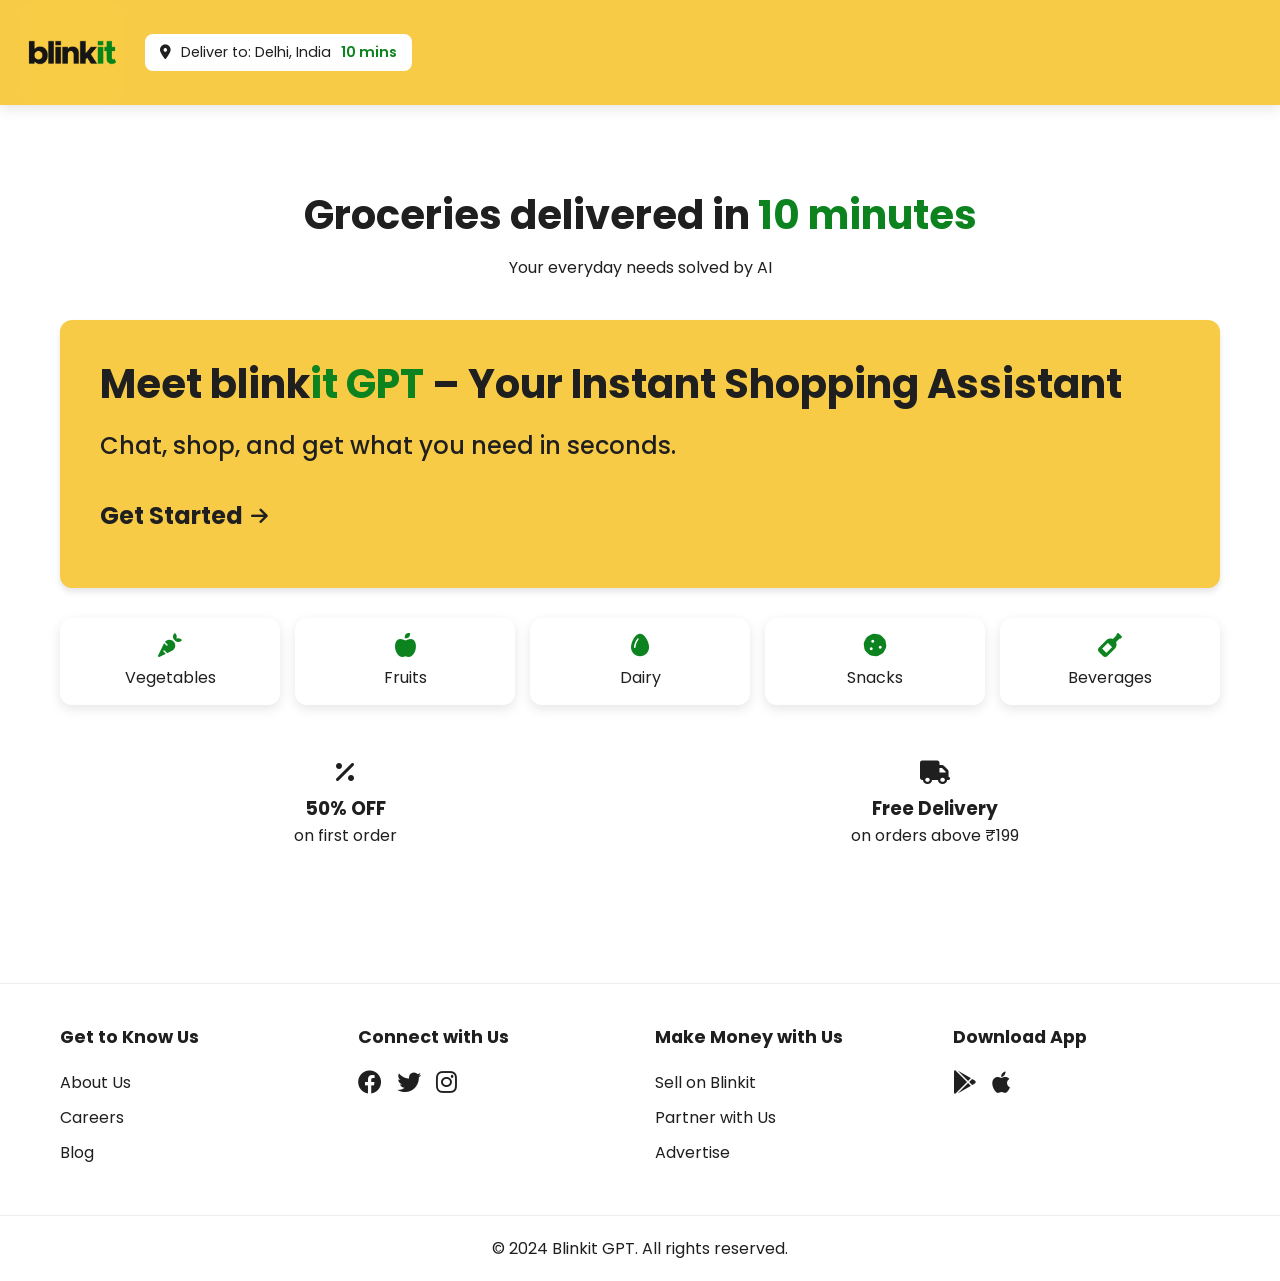
<file: frontend/index.html>
<!DOCTYPE html>
<html lang="en">
<head>
    <meta charset="UTF-8">
    <meta name="viewport" content="width=device-width, initial-scale=1.0">
    <title>Blinkit GPT</title>
    <link rel="stylesheet" href="style.css">
    <link href="https://fonts.googleapis.com/css2?family=Poppins:wght@400;500;600;700&display=swap" rel="stylesheet">
    <!-- Font Awesome for icons -->
    <link rel="stylesheet" href="https://cdnjs.cloudflare.com/ajax/libs/font-awesome/6.0.0/css/all.min.css">
</head>
<body>
    <!-- Navigation Bar -->
    <nav class="nav-bar">
        <div class="nav-logo">
            <img src="../assets/Blinkit Logo.png" alt="Blinkit GPT">
        </div>
        <div class="delivery-location">
            <i class="fas fa-map-marker-alt"></i>
            <span>Deliver to: Delhi, India</span>
            <span class="time">10 mins</span>
        </div>
    </nav>

    <!-- Add this right after the nav-bar -->
    <!-- <div class="welcome-overlay" id="welcomeOverlay">
        <div class="welcome-box">
            <h2>👋 Try Blinkit GPT</h2>
            <p>Your AI-powered grocery assistant</p>
            <button class="try-button" onclick="startGPT()">
                Get Started
                <i class="fas fa-arrow-right"></i>
            </button>
        </div>
    </div> -->

    <!-- Main Container -->
    <div class="main-container">
        <div class="welcome-banner">
            <h1>Groceries delivered in <span class="highlight">10 minutes</span></h1>
            <p>Your everyday needs solved by AI</p>
        </div>

        <a href="search.html" class="feature-box">
            <div class="feature-content">
                <h3>Meet blink<span>it GPT</span> – Your Instant Shopping Assistant</h3>
                <p>Chat, shop, and get what you need in seconds.</p>
                <div class="start-button">
                    Get Started <i class="fas fa-arrow-right"></i>
                </div>
            </div>
        </a>
        
        <!-- Search Section -->
        <!-- <div class="search-container">
            <button onclick="goBack()" class="back-button" id="backButton" style="display: none;">
                <i class="fas fa-arrow-left"></i>
                Back
            </button> -->
            <!-- <div class="search-interface" id="searchInterface" style="display: none;">
                <i class="fas fa-search search-icon"></i>
                <input type="text" id="taskInput" placeholder="Ask about groceries...">
                <button onclick="processTask()">Ask</button>
            </div>
            <div class="prompt-suggestions" id="promptSuggestions" style="display: none;">
                <p class="suggestion-title">Try these prompts:</p>
                <div class="suggestion-items">
                    <div class="suggestion-item" onclick="usePrompt(this.textContent)">
                        "I want to make butter chicken, what ingredients do I need?"
                    </div>
                    <div class="suggestion-item" onclick="usePrompt(this.textContent)">
                        "Show me items for making biryani"
                    </div>
                    <div class="suggestion-item" onclick="usePrompt(this.textContent)">
                        "What do I need for making masala dosa?"
                    </div>
                </div>
            </div>
        </div> -->

        <!-- Items Display -->
        <!-- <div class="items-display" id="itemsDisplay"> -->
            <!-- Items will be shown here -->
        <!-- </div> -->

        <!-- Product Section -->
        <!-- <div class="product-container" id="productContainer">
             Product cards will be added here -->
        <!-- </div> -->
        
        <!-- Quick Links -->
        <div class="quick-links">
            <div class="quick-link">
                <i class="fas fa-carrot"></i>
                <span>Vegetables</span>
            </div>
            <div class="quick-link">
                <i class="fas fa-apple-alt"></i>
                <span>Fruits</span>
            </div>
            <div class="quick-link">
                <i class="fas fa-egg"></i>
                <span>Dairy</span>
            </div>
            <div class="quick-link">
                <i class="fas fa-cookie"></i>
                <span>Snacks</span>
            </div>
            <div class="quick-link">
                <i class="fas fa-wine-bottle"></i>
                <span>Beverages</span>
            </div>
        </div>

        <!-- Offers Banner -->
        <div class="offers-banner">
            <div class="offer-card">
                <i class="fas fa-percent"></i>
                <h3>50% OFF</h3>
                <p>on first order</p>
            </div>
            <div class="offer-card">
                <i class="fas fa-truck"></i>
                <h3>Free Delivery</h3>
                <p>on orders above ₹199</p>
            </div>
        </div>
    </div>
    <!-- Footer -->
    <footer class="footer">
        <div class="footer-content">
            <div class="footer-section">
                <h4>Get to Know Us</h4>
                <ul>
                    <li>About Us</li>
                    <li>Careers</li>
                    <li>Blog</li>
                </ul>
            </div>
            <div class="footer-section">
                <h4>Connect with Us</h4>
                <div class="social-links">
                    <i class="fab fa-facebook"></i>
                    <i class="fab fa-twitter"></i>
                    <i class="fab fa-instagram"></i>
                </div>
            </div>
            <div class="footer-section">
                <h4>Make Money with Us</h4>
                <ul>
                    <li>Sell on Blinkit</li>
                    <li>Partner with Us</li>
                    <li>Advertise</li>
                </ul>
            </div>
            <div class="footer-section">
                <h4>Download App</h4>
                <div class="app-links">
                    <i class="fab fa-google-play"></i>
                    <i class="fab fa-apple"></i>
                </div>
            </div>
        </div>
        <div class="footer-bottom">
            <p>© 2024 Blinkit GPT. All rights reserved.</p>
        </div>
    </footer>
    <script src="./static/script.js"></script>
</body>
</html>
</file>
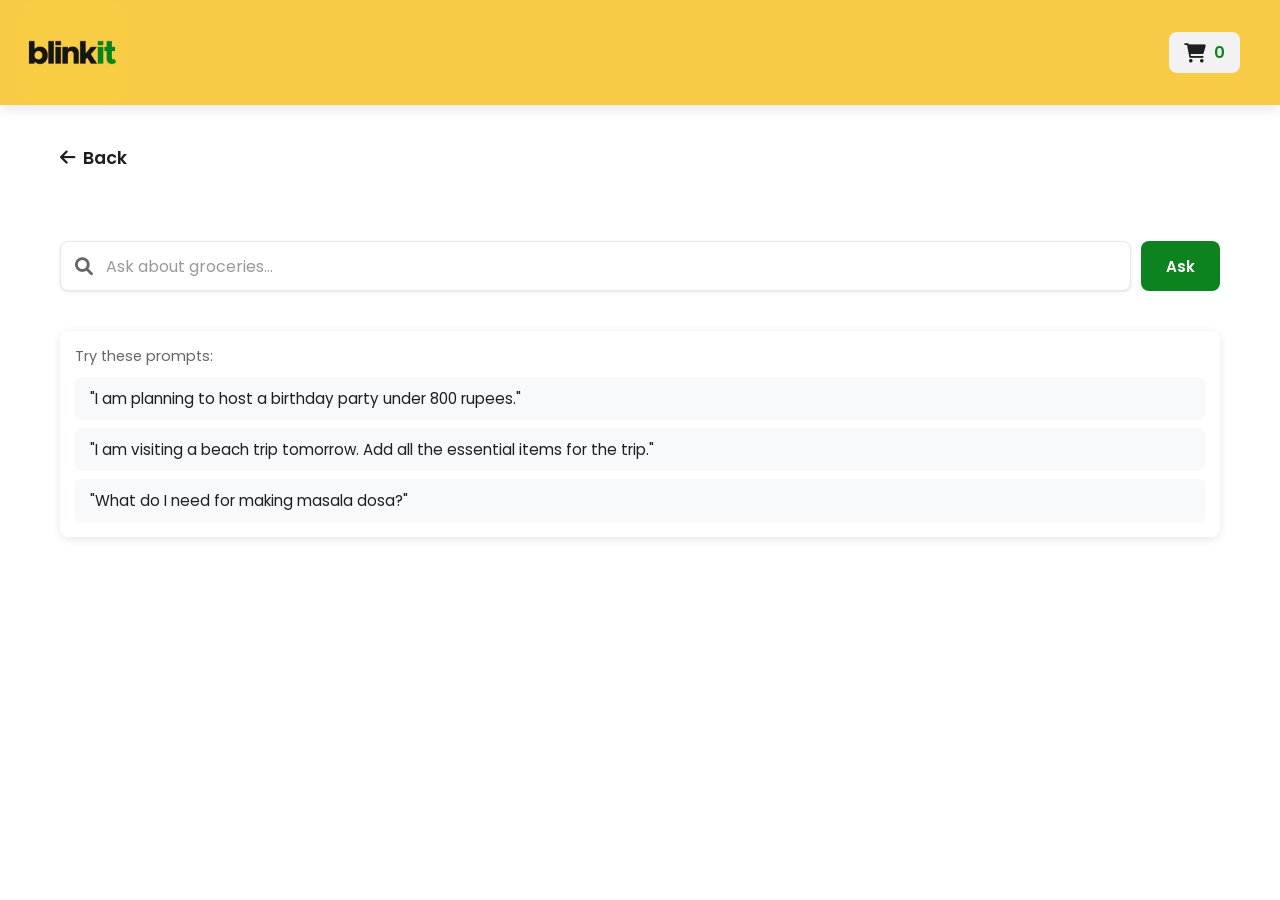
<file: frontend/search.html>
<!DOCTYPE html>
<html lang="en">
<head>
    <meta charset="UTF-8">
    <meta name="viewport" content="width=device-width, initial-scale=1.0">
    <title>Search - Blinkit GPT</title>
    <link rel="stylesheet" href="style.css">
    <link href="https://fonts.googleapis.com/css2?family=Poppins:wght@400;500;600;700&display=swap" rel="stylesheet">
    <link rel="stylesheet" href="https://cdnjs.cloudflare.com/ajax/libs/font-awesome/6.0.0/css/all.min.css">
</head>
<body>
    <!-- Navigation Bar -->
    <nav class="nav-bar">
        <div class="nav-logo">
            <img src="../assets/Blinkit Logo.png" alt="Blinkit GPT">
        </div>
        <div class="nav-right">
            <div class="cart-counter">
                <i class="fas fa-shopping-cart"></i>
                <span id="cartCount">0</span>
            </div>
        </div>
    </nav>

    <!-- Main Container -->
    <div class="main-container">
        <!-- Back Button -->
        <a href="index.html" class="back-button">
            <i class="fas fa-arrow-left"></i>
            Back
        </a>

        <!-- Search Container -->
        <div class="search-container">
            <div class="search-interface">
                <i class="fas fa-search search-icon"></i>
                <input type="text" id="taskInput" placeholder="Ask about groceries...">
                <button onclick="processTask()">Ask</button>
            </div>
        </div>

        <!-- Prompt Suggestions -->
        <div class="prompt-suggestions" id="promptSuggestions">
            <p class="suggestion-title">Try these prompts:</p>
            <div class="suggestion-items">
                <div class="suggestion-item" onclick="usePrompt(this.textContent)">
                    "I am planning to host a birthday party under 800 rupees."
                </div>
                <div class="suggestion-item" onclick="usePrompt(this.textContent)">
                    "I am visiting a beach trip tomorrow. Add all the essential items for the trip."
                </div>
                <div class="suggestion-item" onclick="usePrompt(this.textContent)">
                    "What do I need for making masala dosa?"
                </div>
            </div>
        </div>

        <!-- Items Display -->
        <div class="items-display" id="itemsDisplay" style="display: none;">
            <!-- Items will be shown here -->
        </div>

        <!-- Product Container -->
        <div class="product-container" id="productContainer" style="display: none;"></div>
    </div>

    <script src="./static/script.js"></script>
</body>
</html>
</file>
<file: frontend/style.css>
:root {
    --blinkit-yellow: #f8cb46;
    --blinkit-green: #0C831F;
    --blinkit-light-green: #1DAF48;
    --text-color: #1F1F1F;
    --off-white: #F8F9FA;
    --shadow: 0 4px 12px rgba(0, 0, 0, 0.1);
    --nav-height: 105px;  /* Update nav height variable */
}

* {
    margin: 0;
    padding: 0;
    box-sizing: border-box;
    font-family: 'Poppins', sans-serif;
}

body {
    background-color: white;
    color: var(--text-color);
    margin: 0;
    padding-top: calc(var(--nav-height) + 20px);  /* Add extra padding for spacing */
}

/* Navigation Bar */
.nav-bar {
    position: fixed;
    top: 0;
    left: 0;
    right: 0;
    height: var(--nav-height);  /* Use variable for consistency */
    background-color: var(--blinkit-yellow);
    display: flex;
    align-items: center;
    padding: 20px;
    box-shadow: var(--shadow);
    z-index: 1000;
}

.nav-logo {
    height: 105px;  /* Increased from 35px to 45px */
    width: auto;
    display: flex;
    align-items: center;
    padding: 0;  /* Added padding for better vertical alignment */
}

.nav-logo img {
    height: 100%;
    width: auto;
    object-fit: contain;
}

/* Main Layout */
.main-container {
    max-width: 1200px;
    margin: 20px auto;
    padding: 0 20px;
    padding-bottom: 20px;  /* Reset to normal padding */
}

/* Product Section */
.product-container {
    display: grid;
    grid-template-columns: repeat(auto-fill, minmax(200px, 1fr));
    gap: 20px;
    padding: 20px;
}

.product-card {
    background: white;
    border-radius: 12px;
    padding: 15px;
    display: flex;
    flex-direction: column;
    gap: 12px;
    box-shadow: 0 2px 8px rgba(0, 0, 0, 0.1);
}

.product-image {
    width: 100%;
    height: 150px;
    object-fit: cover;
    border-radius: 8px;
}

.product-name {
    font-weight: 600;
    font-size: 1.1rem;
}

.product-weight {
    color: #666;
    font-size: 0.9rem;
}

/* Quantity Controls */
.quantity-controls {
    display: flex;
    align-items: center;
    gap: 12px;
    margin: 8px 0;
}

.quantity-btn {
    width: 30px;
    height: 30px;
    border: none;
    background: var(--blinkit-green);
    color: white;
    border-radius: 6px;
    cursor: pointer;
    font-size: 1.2rem;
    display: flex;
    align-items: center;
    justify-content: center;
}

.quantity-display {
    font-weight: 600;
    min-width: 30px;
    text-align: center;
}

/* Add to Cart Button */
.add-to-cart-btn {
    padding: 10px;
    background: white;
    border: 1px solid var(--blinkit-green);
    color: var(--blinkit-green);
    border-radius: 8px;
    font-weight: 600;
    cursor: pointer;
    transition: all 0.2s ease;
}

.add-to-cart-btn:hover {
    background: var(--blinkit-green);
    color: white;
}

/* Update existing styles */
.message {
    padding: 12px 16px;
    margin: 8px 0;
    border-radius: 12px;
    max-width: 80%;
    position: relative;
}

.user-message {
    background-color: var(--blinkit-yellow);
    color: var(--text-color);
    margin-left: auto;
}

.bot-message {
    background-color: var(--blinkit-green);
    color: white;
    margin-right: auto;
}

.input-container {
    padding: 15px;
    background: white;  /* Pure white background */
    display: flex;
    gap: 10px;
    border-top: 1px solid var(--off-white);  /* Off-white border */
}

input {
    flex: 1;
    padding: 12px;
    border: 1px solid var(--off-white);  /* Off-white border */
    border-radius: 8px;
    font-size: 1rem;
    color: var(--text-color);
}

input:focus {
    outline: none;
    border-color: var(--blinkit-green);
}

button {
    padding: 12px 24px;
    background-color: var(--blinkit-green);
    color: white;
    border: none;
    border-radius: 8px;
    cursor: pointer;
    transition: background-color 0.2s;
    font-weight: 600;
}

button:hover {
    background-color: var(--blinkit-yellow);
}

/* Responsive Design */
@media (max-width: 768px) {
    .product-container {
        grid-template-columns: repeat(2, 1fr);
    }
}

@media (max-width: 480px) {
    .product-container {
        grid-template-columns: 1fr;
    }
}

/* Dark Mode Support */
@media (prefers-color-scheme: dark) {
    body {
        background-color: var(--off-white);
    }
    
    .product-card {
        background: var(--off-white);
        border-color: var(--blinkit-yellow);
    }
    
    .chat-container,
    .chat-messages,
    .input-container {
        background: white;
    }
    
    .message {
        color: var(--text-color);
    }
    
    .user-message {
        background: var(--blinkit-yellow);
        color: var(--text-color);
    }
    
    .bot-message {
        background: var(--blinkit-green);
        color: white;
    }
    
    .chat-container {
        box-shadow: 0 4px 12px rgba(0, 0, 0, 0.2);
        border: none;
    }
    
    .input-container {
        border-top: 1px solid rgba(255, 255, 255, 0.1);
    }
}

/* *{
    background-color: var(--off-white);
} */

/* Update search container and add feature box styles */
.search-container {
    margin: 40px 0;
    height: auto;  /* Changed to auto for flexible height */
}

.feature-box {
    background-color: var(--blinkit-yellow);
    padding: 40px;
    border-radius: 12px;
    text-decoration: none;
    display: block;
    color: inherit;
    transition: all 0.3s ease;  /* Smoother transition */
    box-shadow: 0 4px 6px rgba(0, 0, 0, 0.1);  /* Initial shadow */
}

.feature-box:hover {
    transform: translateY(-8px);  /* More pronounced lift */
    box-shadow: 0 12px 20px rgba(0, 0, 0, 0.15);  /* Larger shadow on hover */
    cursor: pointer;  /* Show pointer cursor */
}

.feature-content {
    display: flex;
    flex-direction: column;
    gap: 20px;
}

.feature-content h3 {
    font-size: 2.5rem;
    color: var(--text-color);
    margin: 0;
    font-weight: 700;
    line-height: 1.2;
}

.feature-content h3 span {
    color: var(--blinkit-green);
}

.feature-content p {
    color: var(--text-color);
    margin: 0;
    font-size: 1.5rem;
    font-weight: 500;
}

.start-button {
    width: fit-content;  /* Button width matches content */
    padding: 15px 0;  /* Remove horizontal padding */
    background: none;  /* Remove background */
    color: var(--text-color);
    border: none;
    font-weight: 700;
    font-size: 1.5rem;  /* Larger font */
    cursor: pointer;
    display: flex;
    align-items: center;
    gap: 8px;
    transition: gap 0.3s;  /* Transition for gap change */
}

.start-button:hover {
    gap: 16px;  /* Increase gap on hover */
}

.start-button i {
    font-size: 1.2rem;
}

/* Search interface styles (when active) */
.search-interface {
    position: relative;
    height: 50px;  /* Reduced height */
    display: flex;
    gap: 10px;
    background: transparent;
}

/* Search icon styles */
.search-icon {
    position: absolute;
    left: 15px;
    top: 50%;
    transform: translateY(-50%);
    color: #666;
    font-size: 18px;  /* Adjusted size */
    z-index: 1;
}

/* Input styles */
.search-interface input {
    flex: 1;
    padding: 0 15px 0 45px;  /* Adjusted padding */
    background: white;
    border: 1px solid #E8E8E8;  /* Light border */
    border-radius: 8px;
    font-size: 1rem;
    height: 100%;
    box-shadow: 0 1px 3px rgba(0, 0, 0, 0.1);  /* Subtle shadow */
}

/* Ask button styles */
.search-interface button {
    padding: 0 25px;
    background-color: var(--blinkit-green);  /* Changed to Blinkit green */
    color: white;
    border: none;
    border-radius: 8px;
    cursor: pointer;
    font-weight: 600;
    font-size: 0.95rem;  /* Slightly smaller font */
    height: 100%;
    transition: background-color 0.2s;
}

.search-interface button:hover {
    background-color: var(--blinkit-light-green);
}

/* Placeholder text color */
.search-interface input::placeholder {
    color: #999;
    font-size: 1rem;
}

/* Add new styles for search and items display */
.items-display {
    background-color: var(--blinkit-yellow);
    padding: 15px 20px;
    border-radius: 8px;
    margin: 20px 0;
    font-weight: 500;
    color: var(--text-color);
}

/* Add new styles for quick commerce elements */

/* Delivery Location */
.delivery-location {
    display: flex;
    align-items: center;
    gap: 10px;
    margin-left: 20px;
    padding: 8px 15px;
    background: white;
    border-radius: 8px;
    font-size: 0.9rem;
}

.time {
    color: var(--blinkit-green);
    font-weight: 600;
}

/* Welcome Banner */
.welcome-banner {
    text-align: center;
    padding: 40px 0;
}

.welcome-banner h1 {
    font-size: 2.5rem;
    margin-bottom: 10px;
}

.highlight {
    color: var(--blinkit-green);
}

/* Categories */
.categories {
    display: flex;
    gap: 20px;
    margin: 30px 0;
    overflow-x: auto;
    padding: 10px 0;
}

.category-item {
    display: flex;
    flex-direction: column;
    align-items: center;
    gap: 10px;
    cursor: pointer;
}

.category-item img {
    width: 80px;
    height: 80px;
    border-radius: 50%;
    object-fit: cover;
}

.category-item span {
    font-weight: 500;
}

/* Offers Banner */
.offers-banner {
    display: flex;
    gap: 20px;
    margin: 30px 0;
}

.offer-card {
    flex: 1;
    background: white;
    padding: 25px;
    border-radius: 12px;
    text-align: center;
    transition: transform 0.2s;
}

.offer-card:hover {
    transform: translateY(-2px);
}

.offer-card i {
    font-size: 24px;
    margin-bottom: 10px;
}

/* Footer */
.footer {
    background: white;
    padding: 40px 0 20px;
    margin-top: 60px;
    border-top: 1px solid #eee;
}

.footer-content {
    max-width: 1200px;
    margin: 0 auto;
    display: grid;
    grid-template-columns: repeat(4, 1fr);
    gap: 30px;
    padding: 0 20px;
}

.footer-section h4 {
    margin-bottom: 20px;
    font-size: 1.1rem;
}

.footer-section ul {
    list-style: none;
}

.footer-section ul li {
    margin-bottom: 10px;
    cursor: pointer;
}

.footer-section ul li:hover {
    color: var(--blinkit-green);
}

.social-links, .app-links {
    display: flex;
    gap: 15px;
}

.social-links i, .app-links i {
    font-size: 24px;
    cursor: pointer;
}

.social-links i:hover, .app-links i:hover {
    color: var(--blinkit-green);
}

.footer-bottom {
    text-align: center;
    margin-top: 40px;
    padding-top: 20px;
    border-top: 1px solid #eee;
}

/* Quick Links */
.quick-links {
    display: flex;
    justify-content: space-between;
    margin: 30px 0;
    gap: 15px;
}

.quick-link {
    flex: 1;
    display: flex;
    flex-direction: column;
    align-items: center;
    padding: 15px;
    background: white;
    border-radius: 12px;
    box-shadow: var(--shadow);
    cursor: pointer;
    transition: transform 0.2s;
}

.quick-link:hover {
    transform: translateY(-2px);
}

.quick-link i {
    font-size: 24px;
    color: var(--blinkit-green);
    margin-bottom: 8px;
}

/* Responsive Design */
@media (max-width: 768px) {
    .footer-content {
        grid-template-columns: repeat(2, 1fr);
    }
    
    .quick-links {
        overflow-x: auto;
        padding: 10px 0;
    }
    
    .quick-link {
        flex: 0 0 120px;
    }
}

/* Welcome Overlay */
.welcome-overlay {
    position: fixed;
    top: var(--nav-height);
    left: 0;
    right: 0;
    bottom: 0;
    background: rgba(255, 255, 255, 0.95);
    display: flex;
    justify-content: center;
    align-items: center;
    z-index: 1000;
}

.welcome-box {
    background: white;
    padding: 40px;
    border-radius: 16px;
    box-shadow: var(--shadow);
    text-align: center;
    border: 2px solid var(--blinkit-yellow);
    max-width: 400px;
    width: 90%;
}

.welcome-box h2 {
    font-size: 2rem;
    margin-bottom: 15px;
    color: var(--text-color);
}

.welcome-box p {
    color: #666;
    margin-bottom: 25px;
    font-size: 1.1rem;
}

.try-button {
    padding: 15px 30px;
    background-color: var(--blinkit-green);
    color: white;
    border: none;
    border-radius: 8px;
    font-size: 1.1rem;
    font-weight: 600;
    cursor: pointer;
    transition: transform 0.2s;
    display: flex;
    align-items: center;
    gap: 10px;
    margin: 0 auto;
}

.try-button:hover {
    transform: translateY(-2px);
    background-color: var(--blinkit-light-green);
}

/* Hide content initially */
.main-content {
    display: none;
}

/* Prompt suggestions styles */
.prompt-suggestions {
    background: white;
    border-radius: 8px;
    padding: 15px;
    margin-top: 15px;
    box-shadow: 0 2px 8px rgba(0, 0, 0, 0.1);
}

.suggestion-title {
    color: #666;
    font-size: 0.9rem;
    margin-bottom: 10px;
}

.suggestion-items {
    display: flex;
    flex-direction: column;
    gap: 8px;
}

.suggestion-item {
    padding: 10px 15px;
    background: #F8F9FA;
    border-radius: 6px;
    font-size: 0.95rem;
    color: var(--text-color);
    cursor: pointer;
    transition: background-color 0.2s;
}

.suggestion-item:hover {
    background: #F0F0F0;
}

.back-button {
    display: inline-flex;
    align-items: center;
    gap: 8px;
    color: var(--text-color);
    text-decoration: none;
    font-weight: 600;
    font-size: 1.1rem;
    margin-bottom: 30px;
    transition: gap 0.3s ease;  /* Smooth transition for gap change */
}

.back-button i {
    font-size: 1.1rem;
    transition: transform 0.3s ease;  /* Smooth transition for arrow movement */
}

.back-button:hover {
    gap: 12px;  /* Increase space between icon and text on hover */
}

.back-button:hover i {
    transform: translateX(-4px);  /* Move arrow left on hover */
}

/* Cart Counter Styles */
.nav-right {
    margin-left: auto;
    padding-right: 20px;
}

.cart-counter {
    display: flex;
    align-items: center;
    gap: 8px;
    padding: 8px 15px;
    background: #f2f2f2;
    border-radius: 8px;
    cursor: pointer;
}

.cart-counter i {
    color: var(--text-color);
    font-size: 1.2rem;
}

#cartCount {
    font-weight: 600;
    color: var(--blinkit-green);
}

/* Thinking animation */
@keyframes thinking {
    0% { opacity: 0.6; }
    50% { opacity: 1; }
    100% { opacity: 0.6; }
}

.thinking {
    animation: thinking 1.5s infinite;
}
</file>
